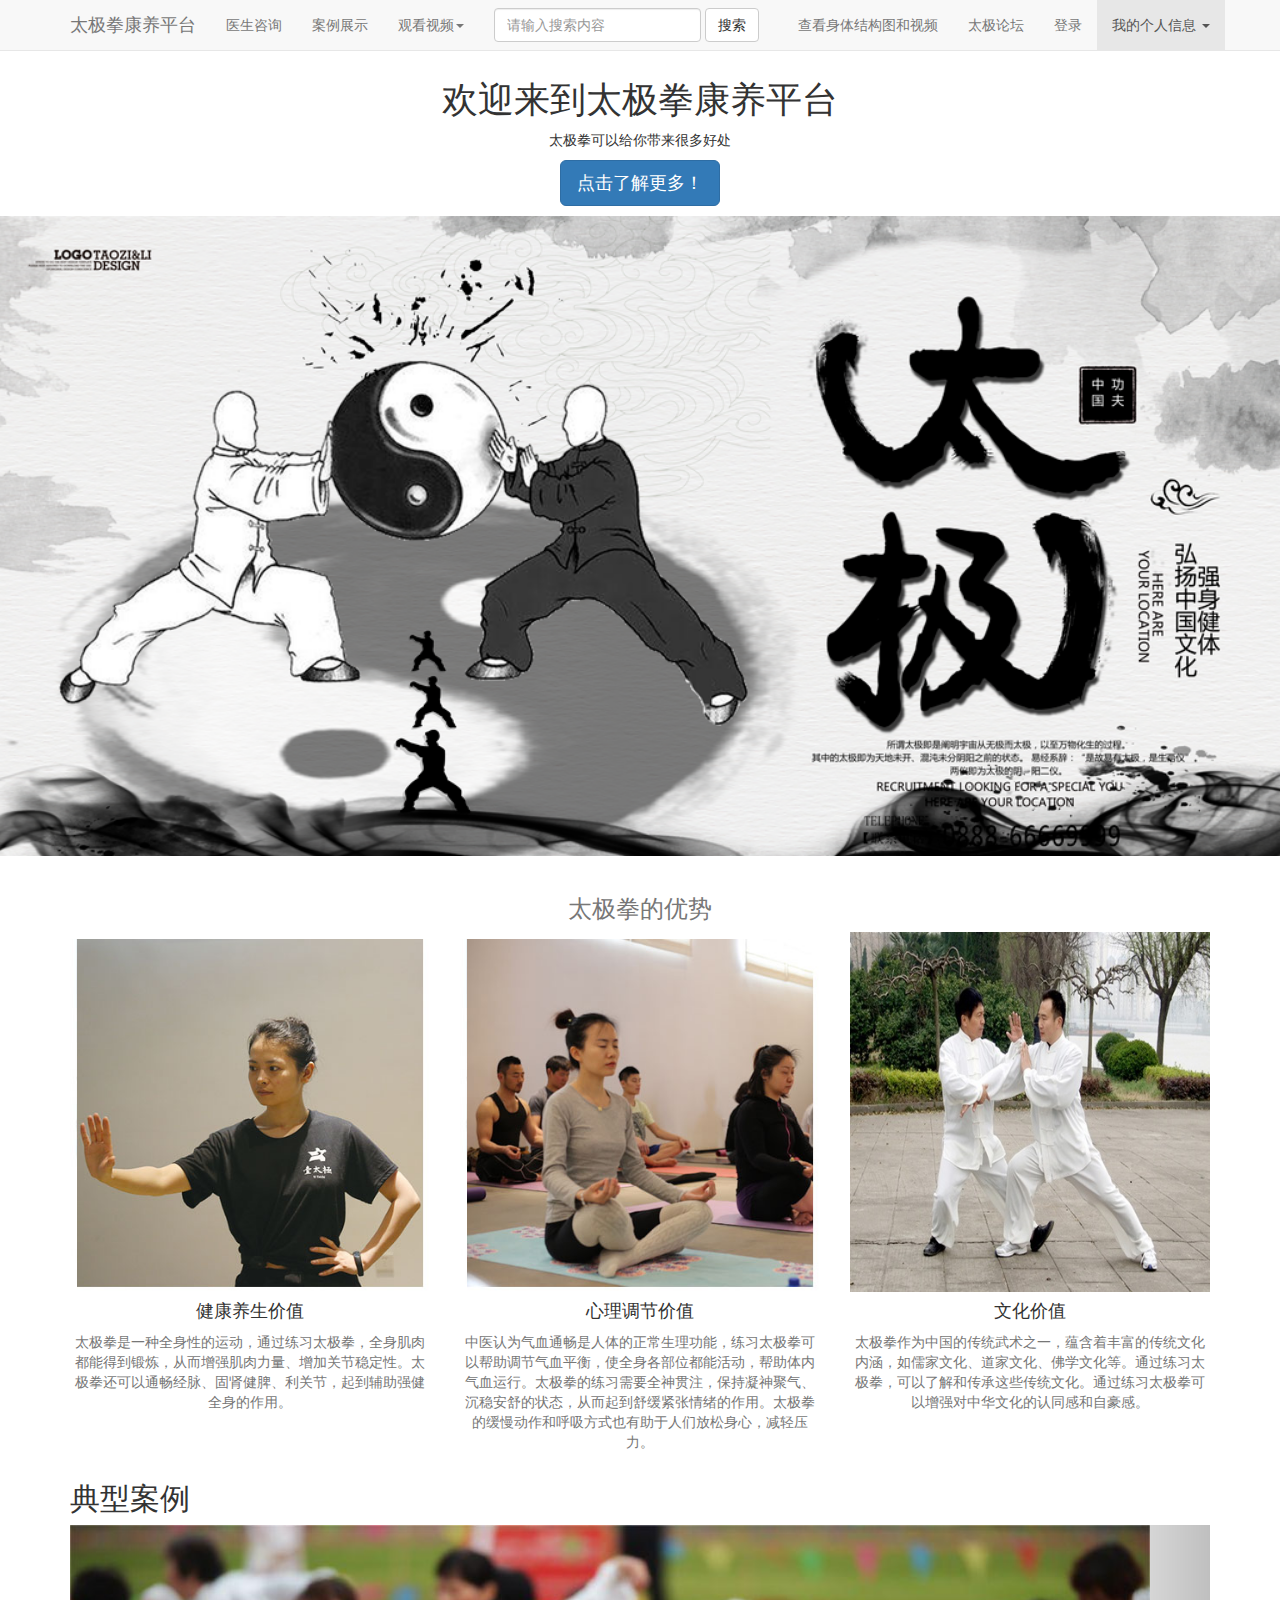
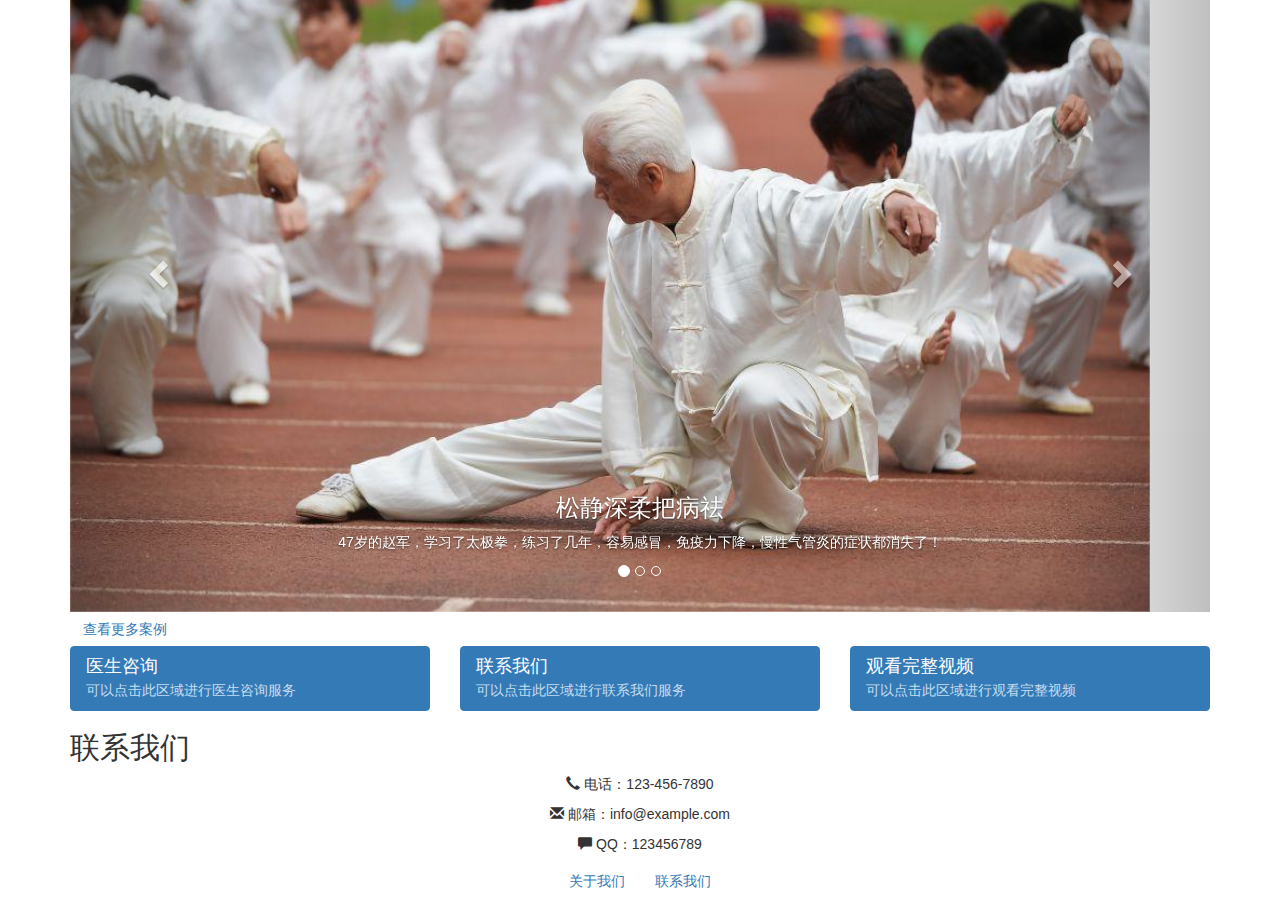
<file: index.html>
<!DOCTYPE html>
<html lang="en">
<head>
    <meta charset="UTF-8">
    <title>太极拳康养平台</title>
    <link rel="stylesheet" href="bootstrap-3.4.1/css/bootstrap.css">
    .box{
    width:480px;
    min-height:100px;
    margin:100px auto 0 auto;
    border:1px solid #dddddd;
    padding:0 20px 20px 20px;
    }
    .jumbotron {
    max-width: 800px;
    margin: 0px 0px 0px 0px;
    text-align:center;
    }
    .list-group-item {
    margin-bottom: 15px;
    }
    .more-cases-btn {
    display: block;
    margin-top: 20px;
    }


</head>
<body>
<!-- 1.ui  2.注册网页的设计可跳转按钮的连接  3.图片更换为自己的图片  4.项目的logo -->
<div>
    <h1></h1>
</div>
<div class="bs-example" data-example-id="simple-jumbotron">
    <div class="container">
        <h1 style="text-align: center;">欢迎来到太极拳康养平台</h1>
        <p style="text-align: center;">太极拳可以给你带来很多好处</p>
        <p style="text-align: center;"><a class="btn btn-primary btn-lg" href="#" role="button">点击了解更多！</a></p>
    </div>
</div>

<nav class="navbar navbar-default navbar-fixed-top">
    <div class="container">
        <!-- Brand and toggle get grouped for better mobile display -->


        <div class="navbar-header">
            <button type="button" class="navbar-toggle collapsed" data-toggle="collapse"
                    data-target="#bs-example-navbar-collapse-1" aria-expanded="false">
                <span class="sr-only">Toggle navigation</span>
                <span class="icon-bar"></span>
                <span class="icon-bar"></span>
                <span class="icon-bar"></span>
            </button>
            <a class="navbar-brand" href="#">太极拳康养平台</a>
        </div>

        <!-- Collect the nav links, forms, and other content for toggling -->
        <div class="collapse navbar-collapse" id="bs-example-navbar-collapse-1">
            <ul class="nav navbar-nav">
                <li><a href="#">医生咨询<span class="sr-only">(current)</span></a></li>
                <li><a href="#case-consultation">案例展示</a></li>
                <li class="dropdown">
                    <a href="#" class="dropdown-toggle" data-toggle="dropdown" role="button" aria-haspopup="true"
                       aria-expanded="false">观看视频<span class="caret"></span></a>
                    <ul class="dropdown-menu">
                        <li><a href="#">陈氏太极拳</a></li>
                        <li><a href="#">杨氏太极拳</a></li>
                        <li><a href="#">精要十八式</a></li>
                        <li role="separator" class="divider"></li>
                        <li><a href="#">八段锦</a></li>
                        <li role="separator" class="divider"></li>
                        <li><a href="#">太极球学习</a></li>
                    </ul>
                </li>
            </ul>

            <form class="navbar-form navbar-left">
                <div class="form-group">
                    <input type="text" class="form-control" placeholder="请输入搜索内容">
                </div>
                <button type="submit" class="btn btn-default">搜索</button>
            </form>

            <ul class="nav navbar-nav navbar-right">
                <li><a href="https://xiaoyuhappiee.github.io/re01/directory/body">查看身体结构图和视频</a></li>
                <li><a href="https://xiaoyuhappiee.github.io/re01/directory/lutan">太极论坛</a></li>
                <li><a href="directory/loginin.html">登录</a></li>
                <li class="active" class="dropdown">
                    <a href="#" class="dropdown-toggle" data-toggle="dropdown" role="button" aria-haspopup="true"
                       aria-expanded="false">我的个人信息 <span class="caret"></span></a>
                    <ul class="dropdown-menu">
                        <li><a href="#">个人详细信息</a></li>
                        <li><a href="#">太极拳学习记录</a></li>
                        <li><a href="#">账号设置</a></li>
                        <li role="separator" class="divider"></li>
                        <li><a href="#">支持我们</a></li>
                        <li><a href="#">联系管理员</a></li>
                    </ul>
                </li>
            </ul>
        </div><!-- /.navbar-collapse -->
    </div><!-- /.container-fluid -->
</nav>

<section class="es-poster swiper-container">
    <div class="swiper-wrapper">
        <div class="swiper-slide swiper-hidden" style="background: #ffffff;">
            <div>
                <a href="/qita" target="_blank"><img class="img-responsive" src="image/4.jpg"
                                                     alt="太极拳自学教程，太极拳培训教程，太极拳教程，太极拳教学，太极拳培训，太极拳视频，洪式太极拳，洪传陈式太极拳"
                                                     style="width: 100%;">
                </a>
            </div>
        </div>
    </div>
    <div class="swiper-pager"></div>
</section>


<header>
    <div class="container">
        <div class="intro-text">
            <div class="intro-lead-in"></div>
            <div class="intro-heading"></div>
            <a href="#contact" class="page-scroll btn btn-xl"></a>
        </div>
    </div>
</header>

<section id="services">
    <div class="container">
        <div class="row">
            <div class="col-lg-12 text-center">
                <h2 class="section-heading"></h2>
                <h3 class="section-subheading text-muted">太极拳的优势</h3>
            </div>
        </div>
        <div class="row text-center">
            <div class="col-md-4">
                    <span class="fa-stack fa-4x">

                       <img class="img-responsive" src="image/2.jpg" alt="">
                    </span>
                <h4 class="service-heading">健康养生价值</h4>
                <p class="text-muted">
                    太极拳是一种全身性的运动，通过练习太极拳，全身肌肉都能得到锻炼，从而增强肌肉力量、增加关节稳定性。太极拳还可以通畅经脉、固肾健脾、利关节，起到辅助强健全身的作用。
                </p>
            </div>
            <div class="col-md-4">
                    <span class="fa-stack fa-4x">
                         <img class="img-responsive" src="image/3.jpg" alt="">

                    </span>
                <h4 class="service-heading">心理调节价值</h4>
                <p class="text-muted">
                    中医认为气血通畅是人体的正常生理功能，练习太极拳可以帮助调节气血平衡，使全身各部位都能活动，帮助体内气血运行。太极拳的练习需要全神贯注，保持凝神聚气、沉稳安舒的状态，从而起到舒缓紧张情绪的作用。太极拳的缓慢动作和呼吸方式也有助于人们放松身心，减轻压力。
                </p>
            </div>
            <div class="col-md-4">
                    <span class="fa-stack fa-4x">
                          <img class="img-responsive" src="image/1_3.jpg" alt="">

                    </span>
                <h4 class="service-heading">文化价值</h4>
                <p class="text-muted">
                    太极拳作为中国的传统武术之一，蕴含着丰富的传统文化内涵，如儒家文化、道家文化、佛学文化等。通过练习太极拳，可以了解和传承这些传统文化。通过练习太极拳可以增强对中华文化的认同感和自豪感。
                </p>
            </div>
        </div>
    </div>
</section>

<div class="container" id="case-consultation">
    <h2 class="section-heading">典型案例</h2>
    <div class="row">
        <div class="col-md-12">
            <!-- 右侧轮播 -->
            <div id="caseCarousel" class="carousel slide" data-ride="carousel">
                <!-- Indicators -->
                <ol class="carousel-indicators">
                    <li data-target="#caseCarousel" data-slide-to="0" class="active"></li>
                    <li data-target="#caseCarousel" data-slide-to="1"></li>
                    <li data-target="#caseCarousel" data-slide-to="2"></li>
                </ol>
                <!-- Wrapper for slides -->
                <div class="carousel-inner">
                    <div class="item active">
                        <img src="image/1_4.jpg" alt="Case 1" class="img-responsive" width="1080px" height="210px">
                        <div class="carousel-caption">
                            <h3>松静深柔把病祛</h3>
                            <p>47岁的赵军，学习了太极拳，练习了几年，容易感冒，免疫力下降，慢性气管炎的症状都消失了！</p>
                        </div>
                    </div>
                    <div class="item">
                        <img src="image/1_5.jpg" alt="Case 2" class="img-responsive" width="1080px" height="210px">
                        <div class="carousel-caption">
                            <h3>高中生打太极拳走向成功</h3>
                            <p>
                                河南省温县第一高级中学的一名学生通过学习太极拳，打出自信，学业有成，成为健康自信的小男孩！</p>
                        </div>
                    </div>
                    <div class="item">
                        <img src="image/1_6.jpg" alt="Case 3" class="img-responsive" width="1080px" height="210px">
                        <div class="carousel-caption">
                            <h3>遇太极涅槃中重生</h3>
                            <p>河南省马姓学生，在机缘巧合下学习太极拳，最后成为国家二级运动员，考入河南大学！</p>
                        </div>
                    </div>
                </div>
                <!-- Controls -->
                <a class="left carousel-control" href="#caseCarousel" data-slide="prev">
                    <span class="glyphicon glyphicon-chevron-left"></span>
                    <span class="sr-only">Previous</span>
                </a>
                <a class="right carousel-control" href="#caseCarousel" data-slide="next">
                    <span class="glyphicon glyphicon-chevron-right"></span>
                    <span class="sr-only">Next</span>
                </a>
            </div>
            <a href="more-cases-url.html" class="btn more-cases-btn">查看更多案例</a>
        </div>
        <div class="col-md-4">
            <a href="login.html" class="list-group-item active">
                <h4 class="list-group-item-heading">医生咨询</h4>
                <p class="list-group-item-text">可以点击此区域进行医生咨询服务</p>
            </a>
        </div>
        <div class="col-md-4">
            <a href="login.html" class="list-group-item active">
                <h4 class="list-group-item-heading">联系我们</h4>
                <p class="list-group-item-text">可以点击此区域进行联系我们服务</p>
            </a>
        </div>
        <div class="col-md-4">
            <a href="login.html" class="list-group-item active">
                <h4 class="list-group-item-heading">观看完整视频</h4>
                <p class="list-group-item-text">可以点击此区域进行观看完整视频</p>
            </a>
        </div>
    </div>
</div>


<div class="container">
    <div class="contact-container">
        <h2 class="contact-heading">联系我们</h2>
        <div class="contact-info text-center">
            <p><i class="glyphicon glyphicon-earphone"></i> 电话：123-456-7890</p>
            <p><i class="glyphicon glyphicon-envelope"></i> 邮箱：info@example.com</p>
            <p><i class="glyphicon glyphicon-comment"></i> QQ：123456789</p>
        </div>
        <div class="text-center">
            <a href="about-us-url.html" class="btn btn-custom">关于我们</a>
            <a href="contact-us-url.html" class="btn btn-custom">联系我们</a>
        </div>
    </div>
</div>


<!-- 添加 Bootstrap 的 JavaScript 插件 -->
<script src="js/jquery.js"></script>
<script src="bootstrap-3.4.1/js/bootstrap.min.js"></script>


</body>
</html>
</file>
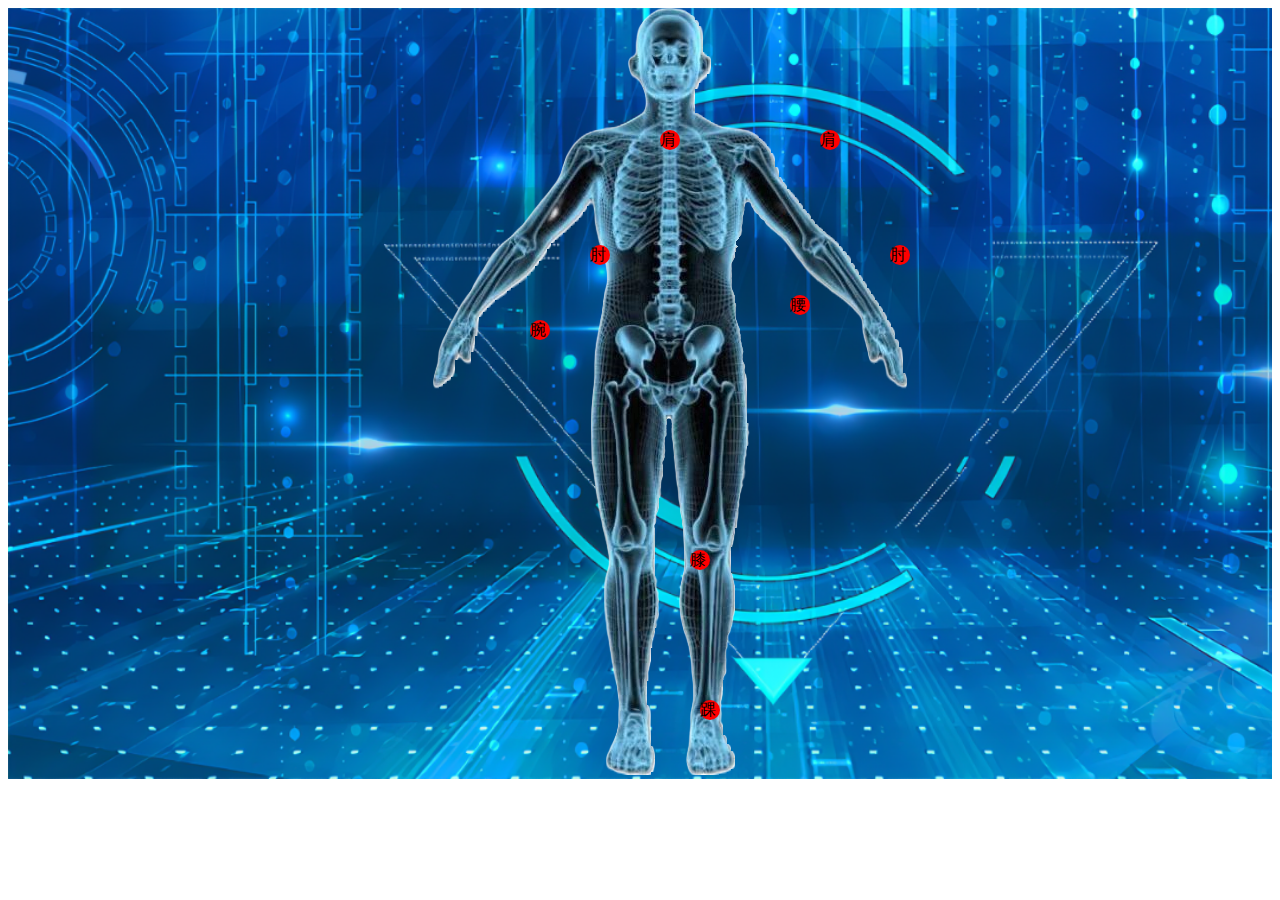
<file: directory/body.html>
<!-- index.html -->

<!DOCTYPE html>
<html lang="en">
<head>
    <meta charset="UTF-8">
    <meta name="viewport" content="width=device-width, initial-scale=1.0">
    <title>Interactive 2D Human Body Model</title>
    <link rel="stylesheet" href="styles.css">
</head>
<body>
    <div class="background">
        <div class="body-model">
            <img src="body-model.png" alt="2D Human Body Model">
            <div class="joint" id="leftshoulder" data-video="leftshoulder.mp4"
             title="可练习太极拳的第二节，帮助缓解肩部的紧张和疼痛。建议一周练习两到三次，
             以达到较好的效果。点击查看视频">肩</div>

            <div class="joint" id="rightshoulder" data-video="rightshoulder.mp4"
            title="肩部常见穴位有：肩井穴、肩髎穴、肩外俞穴、肩中俞穴、肩髃穴等。">肩
            </div>

            <div class="joint" id="leftelbow" data-video="elbow-video.mp4"title="肘部常见穴位有：左曲泽穴，曲池穴，
            尺泽穴等。点击查看视频">肘
            </div>

            <div class="joint" id="rightelbow" data-video="elbow-video.mp4"title="肘部常见穴位有：左曲泽穴，曲池穴，尺泽穴等。
            练习太极拳的第五节，即「白鹤亮翅」有助于缓解肘部的不适和增加关节灵活性">肘
            </div>

            <div class="joint" id="wrist" data-video="wrist-video.mp4"
            title="手腕部位常见的穴位有内关穴、外关穴、阳池穴、神门穴、鱼际穴，选择练习第四节《左右搂膝拗步》">腕
            </div>

            <div class="joint" id="hip" data-video="hip-video.mp4"
            title="常见的有命门穴、肾俞穴、腰阳关穴、关元穴、气海穴、中脘穴、水道穴、天枢穴建议练习太极拳的第七节《单鞭》">腰
            </div>

            <div class="joint" id="knee" data-video="knee-video.mp4"
            title="在膝关节上有血海、梁丘、膝阳关、曲泉等穴，可以练习第三节，强膝关节的灵活性和稳定性">膝
            </div>

            <div class="joint" id="ankle" data-video="ankle-video.mp4"
            title="脚踝穴位主要有解溪穴、丘墟穴、昆仑穴。可以锻炼第二节，帮助提高脚踝的力量和平衡能力">踝
            </div>
        </div>
    </div>


    <div class="video-container">
        <video id="video-player" width="640" height="480" controls></video>
    </div>

    <script src="script.js"></script>
</body>
</html>
</file>
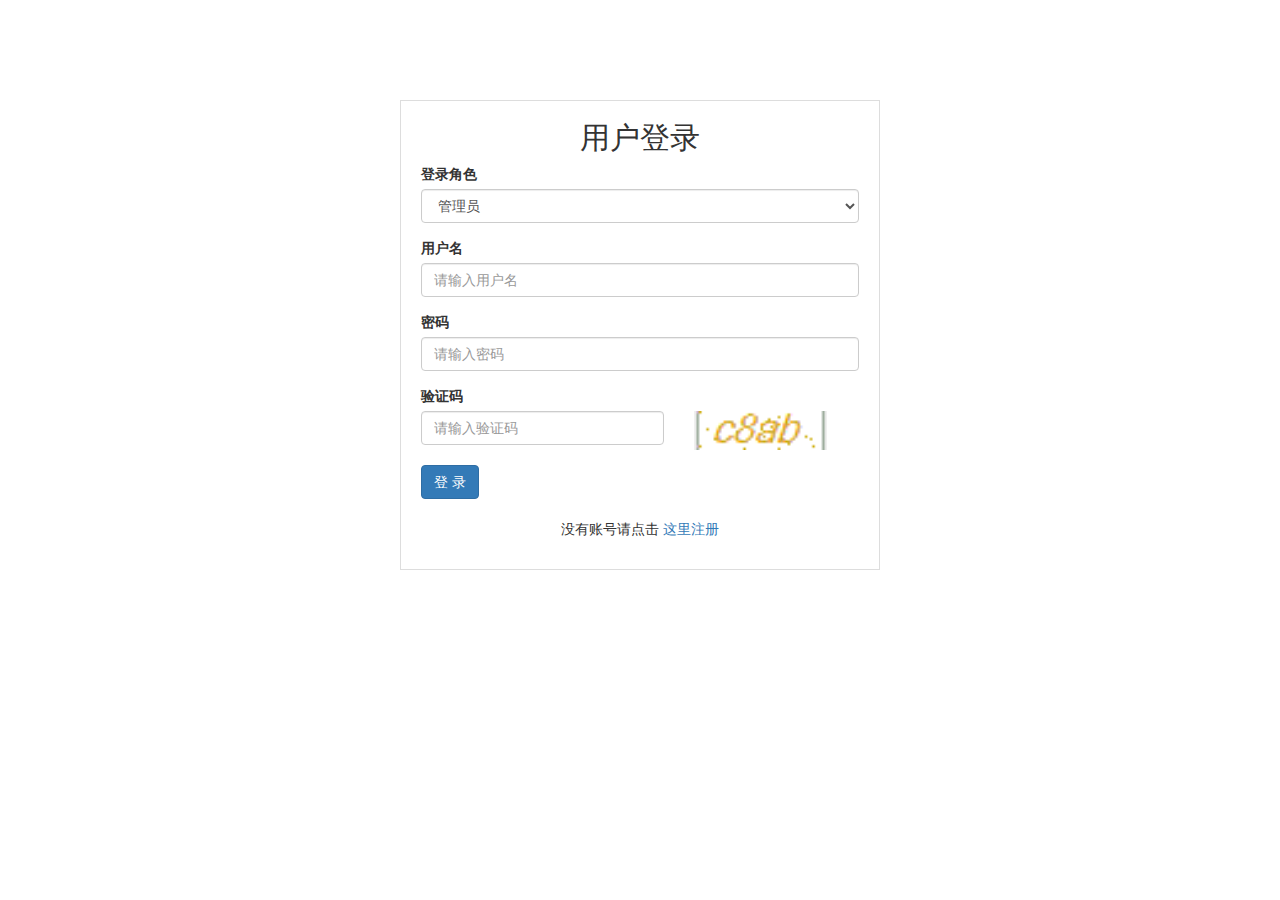
<file: directory/loginin.html>
<!DOCTYPE html>
<html lang="en">
<head>
    <meta charset="UTF-8">
    <title>Title</title>
    <link rel="stylesheet" href="../bootstrap-3.4.1/css/bootstrap.css">
    <style>
        .box {
            width: 480px;
            min-height: 100px;
            margin: 100px auto 0 auto;
            border: 1px solid #dddddd;
            padding: 0 20px 20px 20px;
        }
        .box h2 {
            text-align: center;
        }
        .register-link {
            text-align: center;
            margin-top: 20px;
        }
    </style>
</head>
<body>
<div class="box">
    <h2>用户登录</h2>

    <form>
        <div class="form-group">
            <label for="role">登录角色</label>
            <select class="form-control" id="role">
                <option>管理员</option>
                <option>普通用户</option>
            </select>
        </div>

        <div class="form-group">
            <label for="user">用户名</label>
            <input type="text" class="form-control" id="user" placeholder="请输入用户名">
        </div>

        <div class="form-group">
            <label for="pwd">密码</label>
            <input type="password" class="form-control" id="pwd" placeholder="请输入密码">
        </div>

        <div class="form-group">
            <label for="code">验证码</label>
            <div class="row">
                <div class="col-xs-7">
                    <input type="text" class="form-control" id="code" placeholder="请输入验证码">
                </div>
                <div class="col-xs-5">
                    <img src="../image/5.png" style="width:133px;">
                </div>
            </div>
        </div>

        <button type="submit" class="btn btn-primary">登 录</button>
    </form>

    <div class="register-link">
        <p>没有账号请点击 <a href="signup.html">这里注册</a></p>
    </div>
</div>
</body>
</html>
</file>
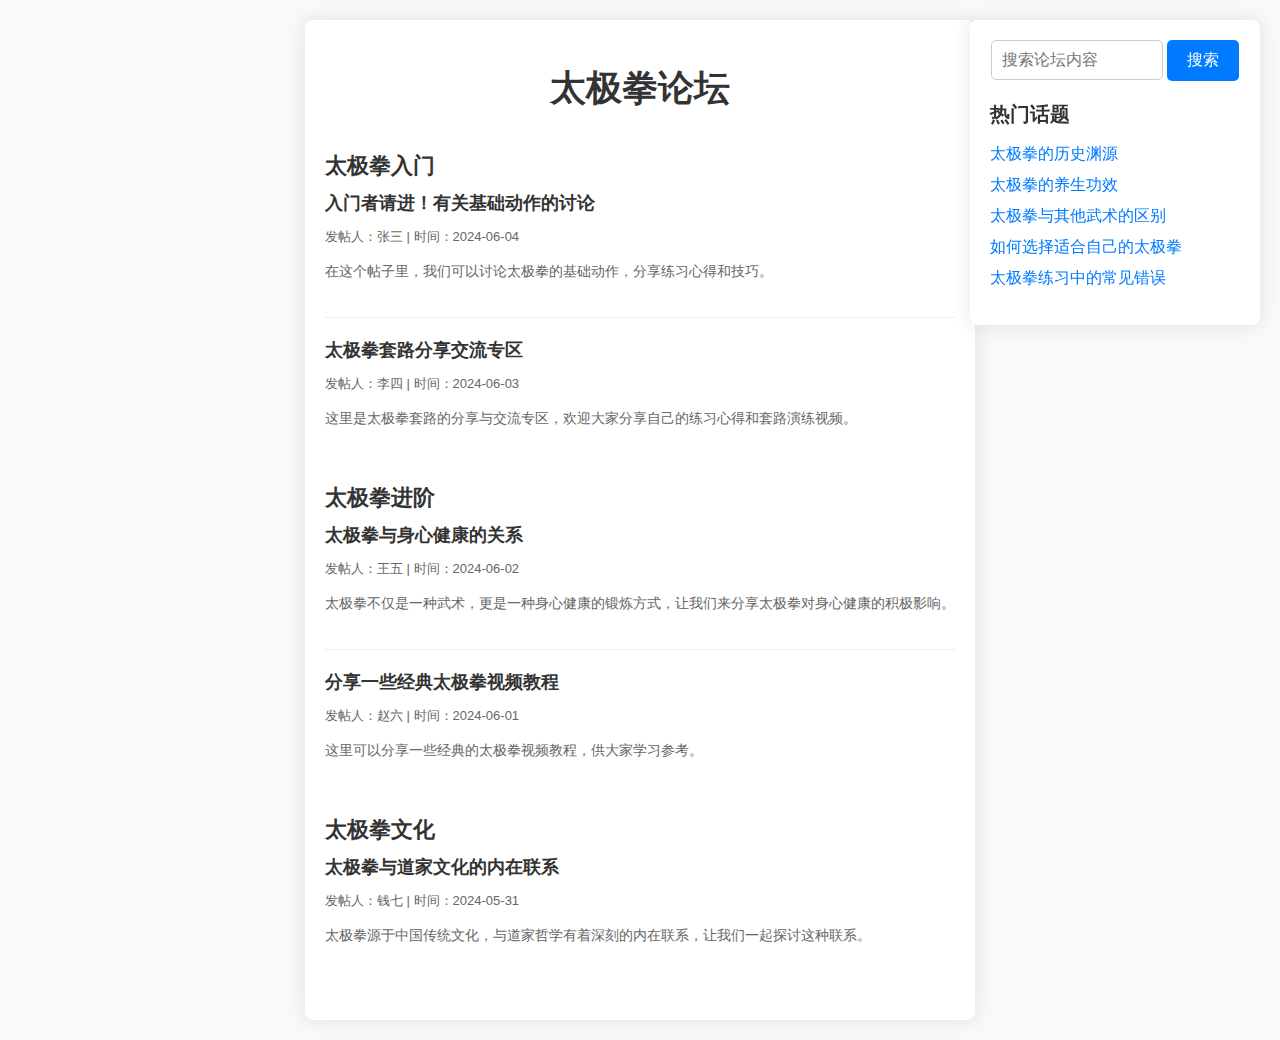
<file: directory/luntan.html>
<!DOCTYPE html>
<html lang="en">
<head>
    <meta charset="UTF-8">
    <meta name="viewport" content="width=device-width, initial-scale=1.0">
    <title>太极拳论坛</title>
    <style>
        body {
            font-family: Arial, sans-serif;
            margin: 0;
            padding: 0;
            background-color: #f9f9f9;
            display: flex;
            justify-content: center;
        }
        .container {
            max-width: 800px;
            margin: 20px;
            padding: 20px;
            background-color: #fff;
            border-radius: 8px;
            box-shadow: 0 0 20px rgba(0, 0, 0, 0.1);
        }
        h1 {
            text-align: center;
            color: #333;
            margin-bottom: 20px;
            font-size: 36px;
        }
        .section-title {
            font-size: 22px;
            font-weight: bold;
            color: #333;
            margin-bottom: 10px;
        }
        .post {
            margin-bottom: 20px;
            padding-bottom: 20px;
            border-bottom: 1px solid #eee;
        }
        .post:last-child {
            border-bottom: none;
        }
        .post-title {
            font-size: 18px;
            font-weight: bold;
            margin-bottom: 5px;
            color: #333;
            text-decoration: none;
        }
        .post-info {
            font-size: 13px;
            color: #666;
            margin-bottom: 10px;
        }
        .post-content {
            font-size: 14px;
            color: #666;
            line-height: 1.6;
        }
        .sidebar {
            max-width: 250px;
            margin-left: 20px;
            padding: 20px;
            background-color: #fff;
            border-radius: 8px;
            box-shadow: 0 0 20px rgba(0, 0, 0, 0.1);
            position: fixed;
            right: 20px;
            top: 20px;
        }
        .sidebar h2 {
            font-size: 20px;
            font-weight: bold;
            color: #333;
            margin-bottom: 10px;
        }
        .sidebar ul {
            list-style-type: none;
            padding: 0;
        }
        .sidebar ul li {
            margin-bottom: 10px;
        }
        .sidebar ul li a {
            text-decoration: none;
            font-size: 16px;
            color: #007bff;
        }
        .search-box {
            text-align: center;
            margin-bottom: 20px;
        }
        .search-input {
            width: 60%;
            padding: 10px;
            border: 1px solid #ccc;
            border-radius: 5px;
            font-size: 16px;
        }
        .search-btn {
            padding: 10px 20px;
            background-color: #007bff;
            color: #fff;
            border: none;
            border-radius: 5px;
            cursor: pointer;
            font-size: 16px;
        }
        .main-content {
            display: flex;
            justify-content: space-between;
        }
        .posts-container {
            flex: 1;
        }
    </style>
</head>
<body>
    <div class="container">
        <h1>太极拳论坛</h1>
        <div class="main-content">
            <div class="posts-container">
                <div class="section">
                    <h2 class="section-title">太极拳入门</h2>
                    <div class="post">
                        <a href="#" class="post-title">入门者请进！有关基础动作的讨论</a>
                        <p class="post-info">发帖人：张三 | 时间：2024-06-04</p>
                        <p class="post-content">在这个帖子里，我们可以讨论太极拳的基础动作，分享练习心得和技巧。</p>
                    </div>
                    <div class="post">
                        <a href="#" class="post-title">太极拳套路分享交流专区</a>
                        <p class="post-info">发帖人：李四 | 时间：2024-06-03</p>
                        <p class="post-content">这里是太极拳套路的分享与交流专区，欢迎大家分享自己的练习心得和套路演练视频。</p>
                    </div>
                </div>
                <div class="section">
                    <h2 class="section-title">太极拳进阶</h2>
                    <div class="post">
                        <a href="#" class="post-title">太极拳与身心健康的关系</a>
                        <p class="post-info">发帖人：王五 | 时间：2024-06-02</p>
                        <p class="post-content">太极拳不仅是一种武术，更是一种身心健康的锻炼方式，让我们来分享太极拳对身心健康的积极影响。</p>
                    </div>
                    <div class="post">
                        <a href="#" class="post-title">分享一些经典太极拳视频教程</a>
                        <p class="post-info">发帖人：赵六 | 时间：2024-06-01</p>
                        <p class="post-content">这里可以分享一些经典的太极拳视频教程，供大家学习参考。</p>
                    </div>
                </div>
                <div class="section">
                    <h2 class="section-title">太极拳文化</h2>
                    <div class="post">
                        <a href="#" class="post-title">太极拳与道家文化的内在联系</a>
                        <p class="post-info">发帖人：钱七 | 时间：2024-05-31</p>
                        <p class="post-content">太极拳源于中国传统文化，与道家哲学有着深刻的内在联系，让我们一起探讨这种联系。</p>
                    </div>
                </div>
            </div>
            <div class="sidebar">
                <div class="search-box">
                    <input type="text" class="search-input" placeholder="搜索论坛内容">
                    <button class="search-btn">搜索</button>
                </div>
                <h2>热门话题</h2>
                <ul>
                    <li><a href="#">太极拳的历史渊源</a></li>
                    <li><a href="#">太极拳的养生功效</a></li>
                    <li><a href="#">太极拳与其他武术的区别</a></li>
                    <li><a href="#">如何选择适合自己的太极拳</a></li>
                    <li><a href="#">太极拳练习中的常见错误</a></li>
                </ul>
            </div>
        </div>
    </div>
</body>
</html>
</file>
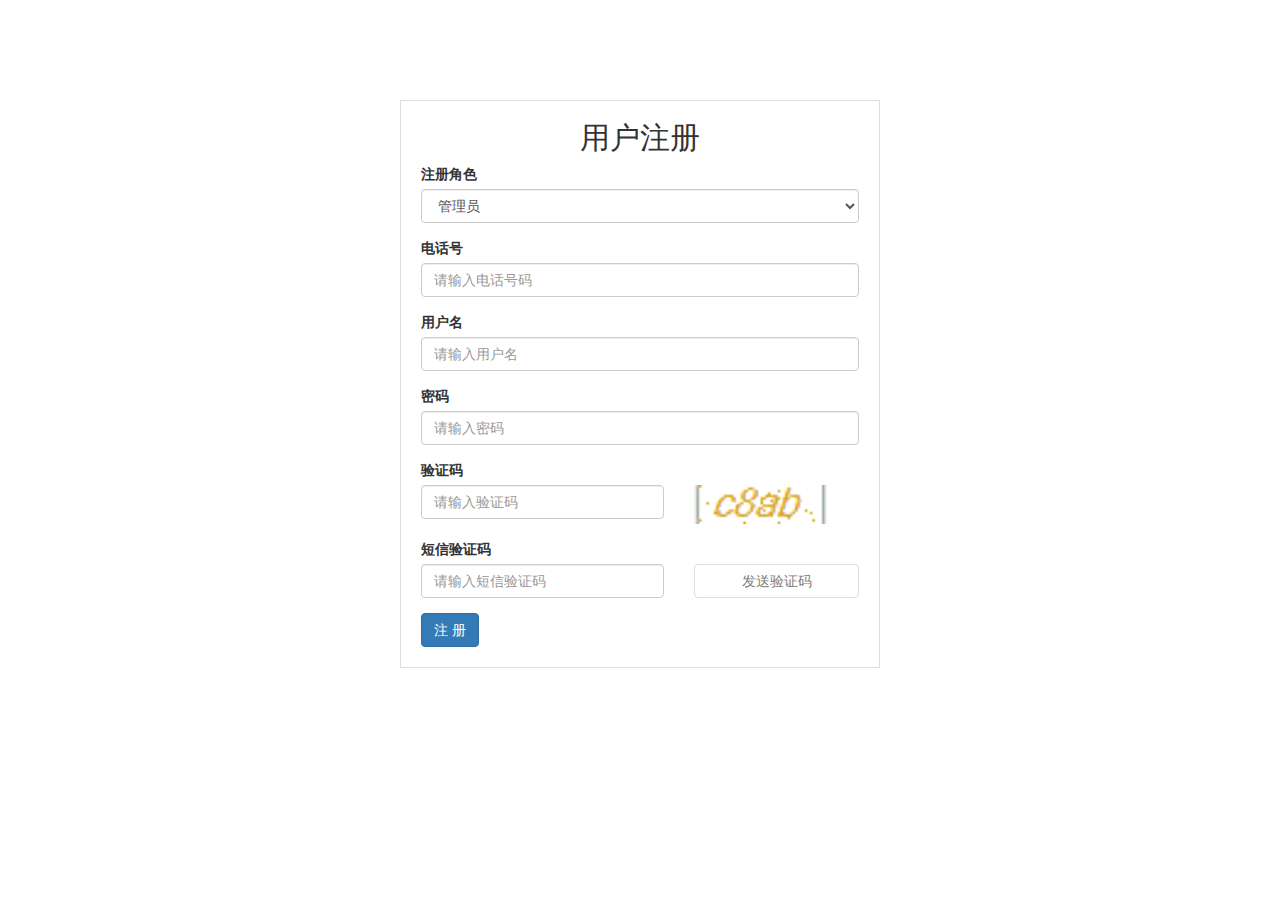
<file: directory/signup.html>
<!DOCTYPE html>
<html lang="en">
<head>
    <meta charset="UTF-8">
    <title>Title</title>
    <link rel="stylesheet" href="../bootstrap-3.4.1/css/bootstrap.css">
    <style>
        .box{
            width:480px;
            min-height:100px;
            margin:100px auto 0 auto;
            border:1px solid #dddddd;
            padding:0 20px 20px 20px;
            }
        .box h2{
            text-align:center;
            }

    </style>
</head>
<body>
<div class="box">
    <h2>用户注册</h2>

    <form>
         <div class="form-group">
            <label for="user">注册角色</label>
            <select class="form-control">
              <option>管理员</option>
              <option>普通用户</option>

</select>
        </div>

         <div class="form-group">
            <label for="phone">电话号</label>
            <input type="text" class="form-control" id="phone" placeholder="请输入电话号码">
        </div>

        <div class="form-group">
            <label for="user">用户名</label>
            <input type="text" class="form-control" id="user" placeholder="请输入用户名">
        </div>

        <div class="form-group">
            <label for="pwd">密码</label>
            <input type="password" class="form-control" id="pwd" placeholder="请输入密码">
        </div>

        <div class="form-group">
            <label for="code">验证码</label>
            <div class="row">
                <div class="col-xs-7">
                      <input type="password" class="form-control" id="code" placeholder="请输入验证码">
                </div>
                <div class="col-xs-5">
                    <img src="../image/5.png" style="width:133px ">
                </div>
            </div>
        </div>

        <div class="form-group">
            <label for="sms">短信验证码</label>
            <div class="row">
                <div class="col-xs-7">
                      <input type="password" class="form-control" id="sms" placeholder="请输入短信验证码">
                </div>
                <div class="col-xs-5">
                    <input type="button" class="btn btn-default btn-block" value="发送验证码" disabled="disabled">
                </div>
            </div>
        </div>

        <button type="submit" class="btn btn-primary">注 册</button>
    </form>

</div>
</body>
</html>
</file>
<file: directory/styles.css>
/* styles.css */

.background{
    background-size: cover;
    background-image:url("body-background.png")

}
.body-model {
    margin: auto;
    width: 33%;
    position: 30px;
}

.joint {
    position: absolute;
    width: 20px;
    height: 20px;
    background-color: #FF0000;
    border-radius: 50%;
    cursor: pointer;
}


.joint:hover::after {
    content: attr(title); 
    position: absolute;
    top: 25px;
    left: 0%;
    transform: translateX(0%);
    background-color: #f0f0f0;
    padding: 6px;
    border: 1px solid #ddd;
    border-radius: 5px;
    display: block;
    width: 200px;
    text-align: center;
}

#leftshoulder {
    top: 130px;
    left: 660px;
}

#rightshoulder {
    top: 130px;
    left: 820px;
}

#leftelbow {
    top: 245px;
    left: 590px;
}
#rightelbow{
    top: 245px;
    left:890px;
}

#wrist {
    top: 320px;
    left: 530px;
}

#hip {
    top: 295px;
    left: 790px;
}

#knee {
    top: 550px;
    left: 690px;
}

#ankle {
    top: 700px;
    left: 700px;
}

  
.video-container {
    position: absolute;
    top: 0;
    left: 0;
    width: 100%;
    height: 100%;
    background-color: rgba(0, 0, 0, 0.5);
    display: none;
}

#video-player {
    width: 100%;
    height: 100%;
}
</file>
